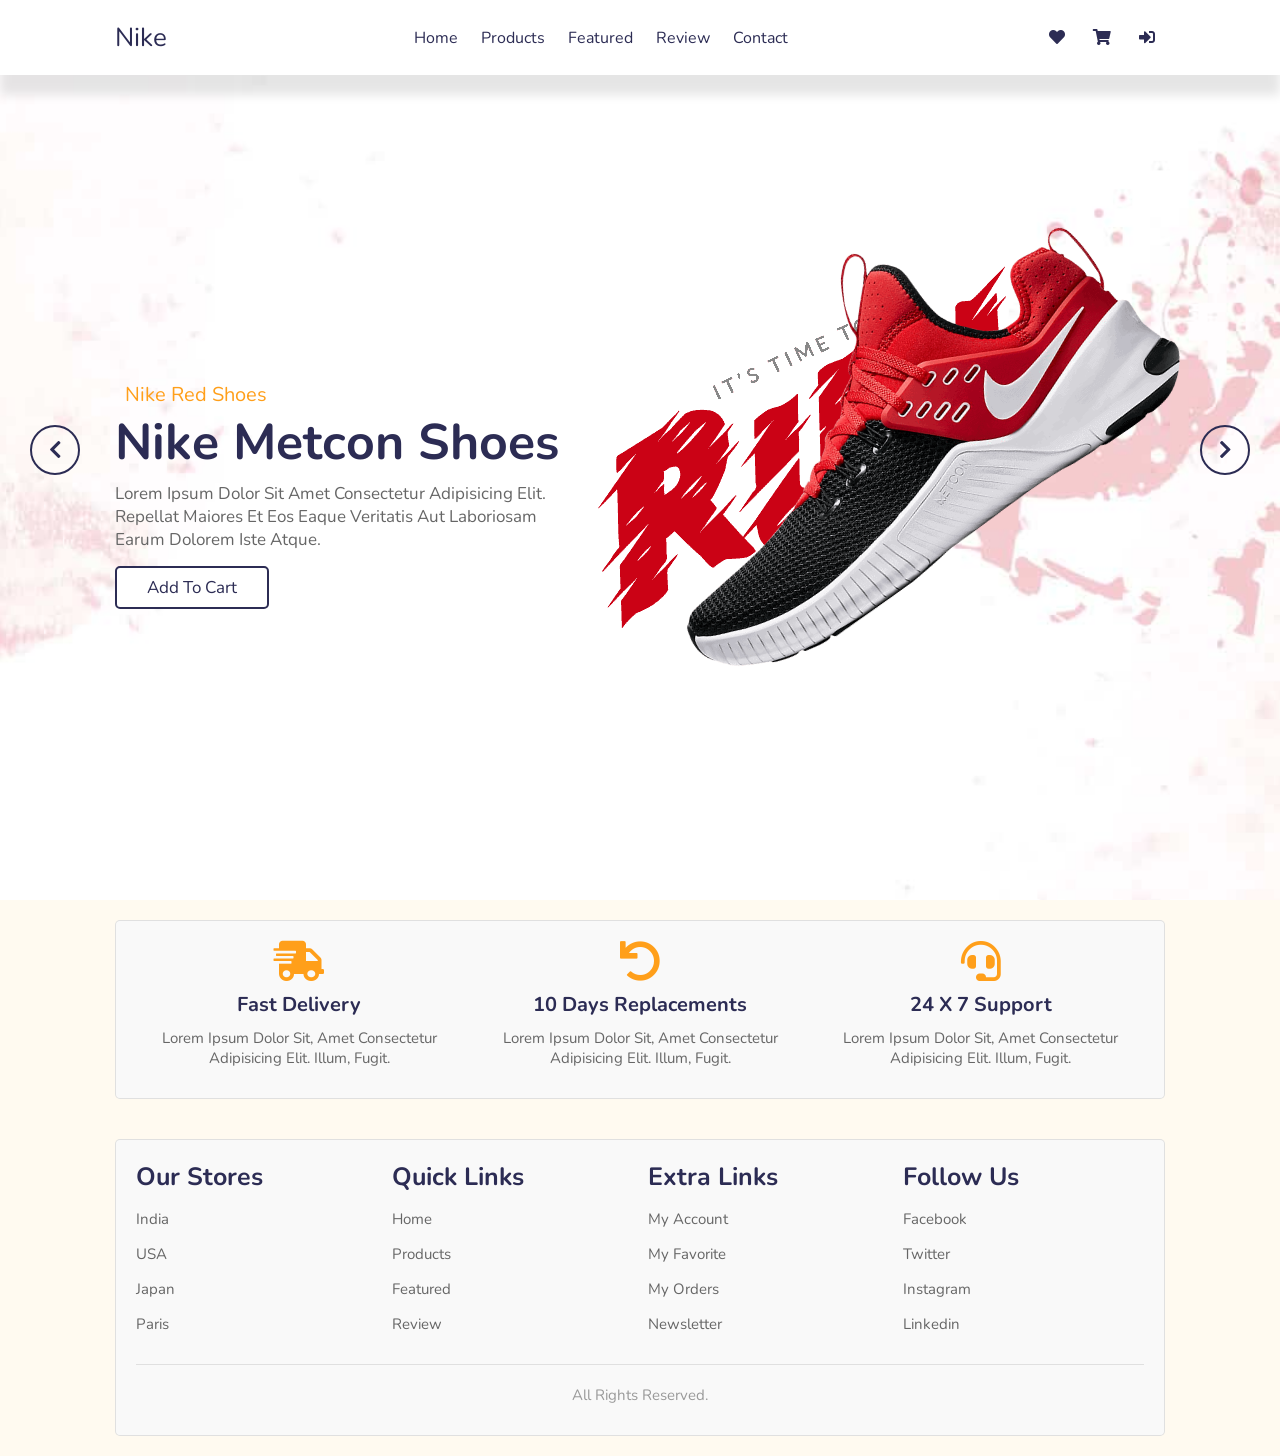
<file: index.html>
<!DOCTYPE html>
<html lang="en">
<head>
    <meta charset="UTF-8">
    <meta name="viewport" content="width=device-width, initial-scale=1.0">
    <title>complete responsive ecommerce website design tutorial</title>

    <!-- font awesome cdn link  -->
    <link rel="stylesheet" href="https://cdnjs.cloudflare.com/ajax/libs/font-awesome/5.15.3/css/all.min.css">

    <!-- custom css file link  -->
    <link rel="stylesheet" href="style.css">

</head>
<body>


    <!-- review >> content >> login -->

<!-- header section starts  -->

<header>

    <div id="menu-bar" class="fas fa-bars"></div>

    <a href="#" class="logo">nike</a>

    <nav class="navbar">
        <a href="index.html">home</a>
        <a href="products.html">products</a>
        <a href="featured.html">featured</a>
        <a href="review.html">review</a>
        <a href="Contact.html">Contact</a>
    </nav>

    <div class="icon">
        <a href="#" class="fas fa-heart"></a>
        <a href="#" class="fas fa-shopping-cart"></a>
        <a href="login.html" class="fas fa-sign-in-alt"></a>
    </div>

</header>

<!-- header section ends -->

<!-- home section starts  -->

<section class="home" id="home">

    <div class="slide-container active">
        <div class="slide">
            <div class="content">
                <span>nike red shoes</span>
                <h3>nike metcon shoes</h3>
                <p>Lorem ipsum dolor sit amet consectetur adipisicing elit. Repellat maiores et eos eaque veritatis aut laboriosam earum dolorem iste atque.</p>
                <a href="#" class="btn">add to cart</a>
            </div>
            <div class="image">
                <img src="images/home-shoe-1.png" class="shoe" alt="">
                <img src="images/home-text-1.png" class="text" alt="">
            </div>
        </div>
    </div>

    <div class="slide-container">
        <div class="slide">
            <div class="content">
                <span>nike blue shoes</span>
                <h3>nike metcon shoes</h3>
                <p>Lorem ipsum dolor sit amet consectetur adipisicing elit. Repellat maiores et eos eaque veritatis aut laboriosam earum dolorem iste atque.</p>
                <a href="#" class="btn">add to cart</a>
            </div>
            <div class="image">
                <img src="images/home-shoe-2.png" class="shoe" alt="">
                <img src="images/home-text-2.png" class="text" alt="">
            </div>
        </div>
    </div>

    <div class="slide-container">
        <div class="slide">
            <div class="content">
                <span>nike yellow shoes</span>
                <h3>nike metcon shoes</h3>
                <p>Lorem ipsum dolor sit amet consectetur adipisicing elit. Repellat maiores et eos eaque veritatis aut laboriosam earum dolorem iste atque.</p>
                <a href="#" class="btn">add to cart</a>
            </div>
            <div class="image">
                <img src="images/home-shoe-3.png" class="shoe" alt="">
                <img src="images/home-text-3.png" class="text" alt="">
            </div>
        </div>
    </div>

    <div id="prev" class="fas fa-chevron-left" onclick="prev()"></div>
    <div id="next" class="fas fa-chevron-right" onclick="next()"></div>

</section>
<!-- home section end  -->

<!-- service section starts  -->

<section class="service">

    <div class="box-container">

        <div class="box">
            <i class="fas fa-shipping-fast"></i>
            <h3>fast delivery</h3>
            <p>Lorem ipsum dolor sit, amet consectetur adipisicing elit. Illum, fugit.</p>
        </div>

        <div class="box">
            <i class="fas fa-undo"></i>
            <h3>10 days replacements</h3>
            <p>Lorem ipsum dolor sit, amet consectetur adipisicing elit. Illum, fugit.</p>
        </div>

        <div class="box">
            <i class="fas fa-headset"></i>
            <h3>24 x 7 support</h3>
            <p>Lorem ipsum dolor sit, amet consectetur adipisicing elit. Illum, fugit.</p>
        </div>

    </div>

</section>

<!-- service section ends -->

<!-- footer section  -->

<section class="footer">

    <div class="box-container">

        <div class="box">
            <h3>our stores</h3>
            <a href="#">india</a>
            <a href="#">USA</a>
            <a href="#">japan</a>
            <a href="#">paris</a>
        </div>

        <div class="box">
            <h3>quick links</h3>
            <a href="index.html">home</a>
            <a href="products.html">products</a>
            <a href="featured.html">featured</a>
            <a href="review.html">review</a>
        </div>

        <div class="box">
            <h3>extra links</h3>
            <a href="#">my account</a>
            <a href="#">my favorite</a>
            <a href="#">my orders</a>
            <a href="#">newsletter</a>
        </div>

        <div class="box">
            <h3>follow us</h3>
            <a href="https://www.facebook.com/">facebook</a>
            <a href="https://twitter.com/login/">twitter</a>
            <a href="https://www.instagram.com/accounts/login/">instagram</a>
            <a href="https://www.linkedin.com/">linkedin</a>
        </div>

        <div class="credit">all rights reserved.</div>

    </div>

</section>











<!-- custom js file link  -->
<script src="script.js"></script>
    
</body>
</html>
</file>
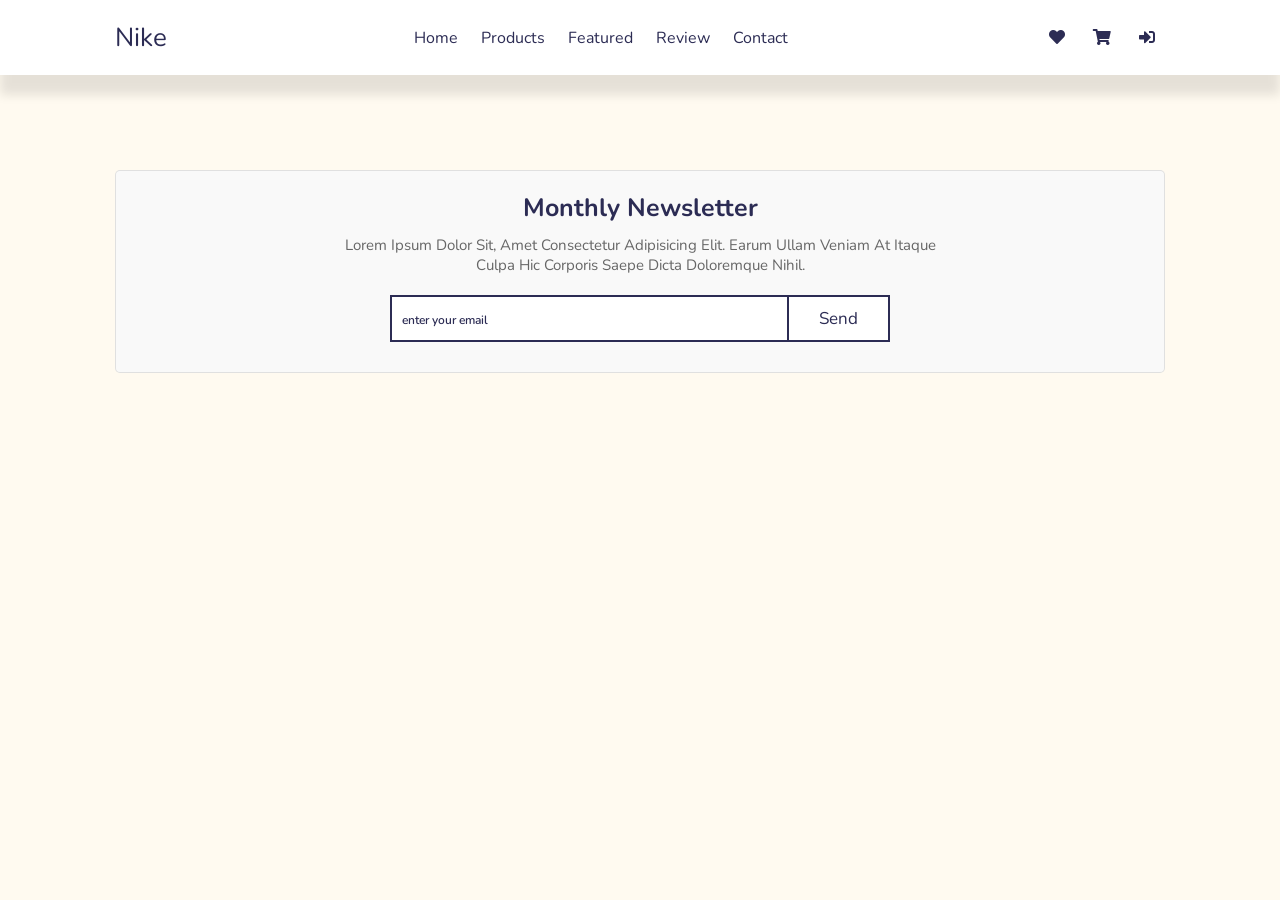
<file: Contact.html>
<!DOCTYPE html>
<html lang="en">
<head>
    <meta charset="UTF-8">
    <meta name="viewport" content="width=device-width, initial-scale=1.0">
    <title>complete responsive ecommerce website design tutorial</title>

    <!-- font awesome cdn link  -->
    <link rel="stylesheet" href="https://cdnjs.cloudflare.com/ajax/libs/font-awesome/5.15.3/css/all.min.css">

    <!-- custom css file link  -->
    <link rel="stylesheet" href="style.css">

</head>
<body>

    <!-- header section starts  -->

<header>

    <div id="menu-bar" class="fas fa-bars"></div>

    <a href="#" class="logo">nike</a>

    <nav class="navbar">
        <a href="index.html">home</a>
        <a href="products.html">products</a>
        <a href="featured.html">featured</a>
        <a href="review.html">review</a>
        <a href="Contact.html">Contact</a>
    </nav>

    <div class="icon">
        <a href="#" class="fas fa-heart"></a>
        <a href="#" class="fas fa-shopping-cart"></a>
        <a href="login.html" class="fas fa-sign-in-alt"></a>
    </div>

</header>

<!-- header section ends -->


<!-- newsletter section starts  -->
<section class="newsletter">

    <div class="content">
        <h3>monthly newsletter</h3>
        <p>Lorem ipsum dolor sit, amet consectetur adipisicing elit. Earum ullam veniam at itaque culpa hic corporis saepe dicta doloremque nihil.</p>
        <form action="">
            <input type="email" placeholder="enter your email" class="box">
            <input type="submit" value="send" class="btn">
        </form>
    </div>

</section>

<!-- newsletter section ends -->
    

<!--
    << Style >>

    
.newsletter{
  margin-top: 150px;
}

.newsletter .content{
  text-align: center;
  border:.1rem solid rgba(0,0,0,.1);
  border-radius: .5rem;
  background:#f9f9f9;
  padding:2rem;
}

.newsletter .content h3{
  font-size: 2.5rem;
  color:var(--black);
}

.newsletter .content p{
  font-size: 1.5rem;
  color:#666;
  margin:1rem auto;
  max-width: 60rem;
}

.newsletter .content form{
  margin:1rem auto;
  max-width: 50rem;
  display: flex;
}

.newsletter .content form .box{
  width:100%;
  font-size: 1.7rem;
  text-transform: none;
  color:#333;
  padding:1rem;
  border:.2rem solid var(--black);
  border-right: none;
  margin-top: 1rem;
}

.newsletter .content form .btn{
  border-radius: 0;
}

-->
<!-- custom js file link  -->
<script src="script.js"></script>
    


</body>
</html>
</file>
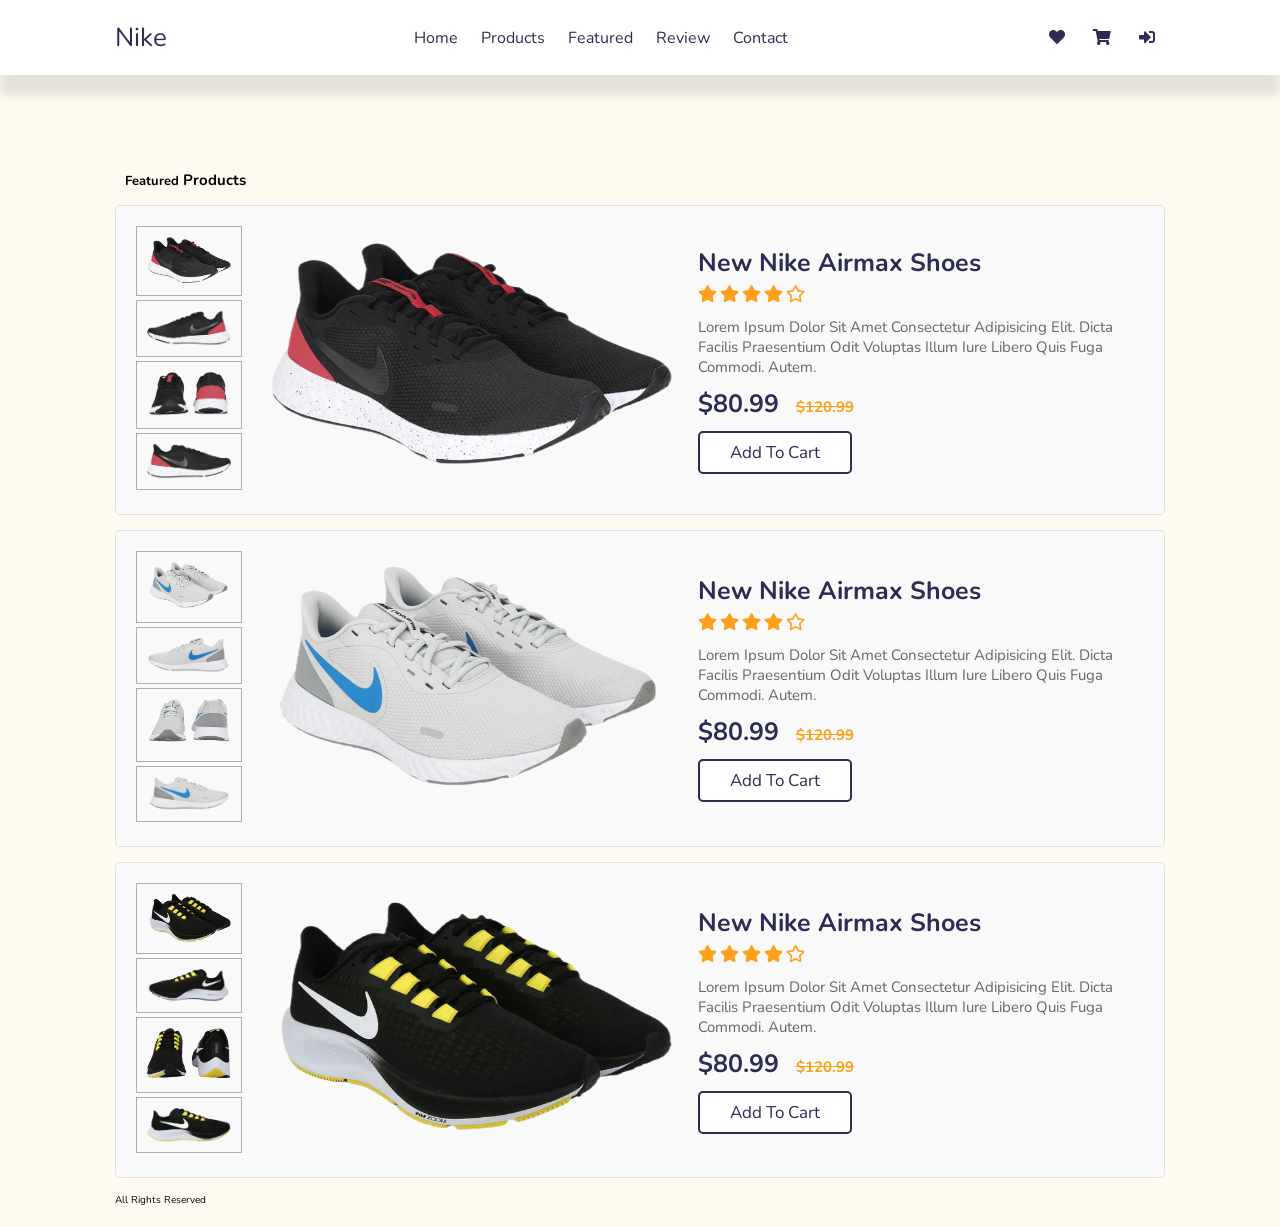
<file: featured.html>
<!DOCTYPE html>
<html lang="en">
<head>
    <meta charset="UTF-8">
    <meta name="viewport" content="width=device-width, initial-scale=1.0">
    <title>complete responsive ecommerce website design tutorial</title>

    <!-- font awesome cdn link  -->
    <link rel="stylesheet" href="https://cdnjs.cloudflare.com/ajax/libs/font-awesome/5.15.3/css/all.min.css">

    <!-- custom css file link  -->
    <link rel="stylesheet" href="style.css">

</head>
<body>

<!-- header section starts  -->

<header>

    <div id="menu-bar" class="fas fa-bars"></div>

    <a href="#" class="logo">nike</a>

    <nav class="navbar">
        <a href="index.html">home</a>
        <a href="products.html">products</a>
        <a href="featured.html">featured</a>
        <a href="review.html">review</a>
        <a href="Contact.html">Contact</a>
    </nav>

    <div class="icon">
        <a href="#" class="fas fa-heart"></a>
        <a href="#" class="fas fa-shopping-cart"></a>
        <a href="login.html" class="fas fa-sign-in-alt"></a>
    </div>

</header>

<!-- header section ends -->



<!-- featured section starts  -->

<section class="featured" id="featured">

    <h1 class="heading"> <span>featured</span> products </h1>

    <div class="row">
        <div class="image-container">
            <div class="small-image">
                <img src="images/f-img-1.1.png" class="featured-image-1" alt="">
                <img src="images/f-img-1.2.png" class="featured-image-1" alt="">
                <img src="images/f-img-1.3.png" class="featured-image-1" alt="">
                <img src="images/f-img-1.4.png" class="featured-image-1" alt="">
            </div>
            <div class="big-image">
                <img src="images/f-img-1.1.png" class="big-image-1" alt="">
            </div>
        </div>
        <div class="content">
            <h3>new nike airmax shoes</h3>
            <div class="stars">
                <i class="fas fa-star"></i>
                <i class="fas fa-star"></i>
                <i class="fas fa-star"></i>
                <i class="fas fa-star"></i>
                <i class="far fa-star"></i>
            </div>
            <p>Lorem ipsum dolor sit amet consectetur adipisicing elit. Dicta facilis praesentium odit voluptas illum iure libero quis fuga commodi. Autem.</p>
            <div class="price">$80.99 <span>$120.99</span></div>
            <a href="#" class="btn">add to cart</a>
        </div>
    </div>

    <div class="row">
        <div class="image-container">
            <div class="small-image">
                <img src="images/f-img-2.1.png" class="featured-image-2" alt="">
                <img src="images/f-img-2.2.png" class="featured-image-2" alt="">
                <img src="images/f-img-2.3.png" class="featured-image-2" alt="">
                <img src="images/f-img-2.4.png" class="featured-image-2" alt="">
            </div>
            <div class="big-image">
                <img src="images/f-img-2.1.png" class="big-image-2" alt="">
            </div>
        </div>
        <div class="content">
            <h3>new nike airmax shoes</h3>
            <div class="stars">
                <i class="fas fa-star"></i>
                <i class="fas fa-star"></i>
                <i class="fas fa-star"></i>
                <i class="fas fa-star"></i>
                <i class="far fa-star"></i>
            </div>
            <p>Lorem ipsum dolor sit amet consectetur adipisicing elit. Dicta facilis praesentium odit voluptas illum iure libero quis fuga commodi. Autem.</p>
            <div class="price">$80.99 <span>$120.99</span></div>
            <a href="#" class="btn">add to cart</a>
        </div>
    </div>

    <div class="row">
        <div class="image-container">
            <div class="small-image">
                <img src="images/f-img-3.1.png" class="featured-image-3" alt="">
                <img src="images/f-img-3.2.png" class="featured-image-3" alt="">
                <img src="images/f-img-3.3.png" class="featured-image-3" alt="">
                <img src="images/f-img-3.4.png" class="featured-image-3" alt="">
            </div>
            <div class="big-image">
                <img src="images/f-img-3.1.png" class="big-image-3" alt="">
            </div>
        </div>
        <div class="content">
            <h3>new nike airmax shoes</h3>
            <div class="stars">
                <i class="fas fa-star"></i>
                <i class="fas fa-star"></i>
                <i class="fas fa-star"></i>
                <i class="fas fa-star"></i>
                <i class="far fa-star"></i>
            </div>
            <p>Lorem ipsum dolor sit amet consectetur adipisicing elit. Dicta facilis praesentium odit voluptas illum iure libero quis fuga commodi. Autem.</p>
            <div class="price">$80.99 <span>$120.99</span></div>
            <a href="#" class="btn">add to cart</a>
        </div>
    </div>

  <!--  -->
    <div class="credit">all rights reserved</div>
</section>

<!-- featured section ends -->


<!-- custom js file link  -->
<script src="script.js"></script>
    
</body>
</html>
</file>
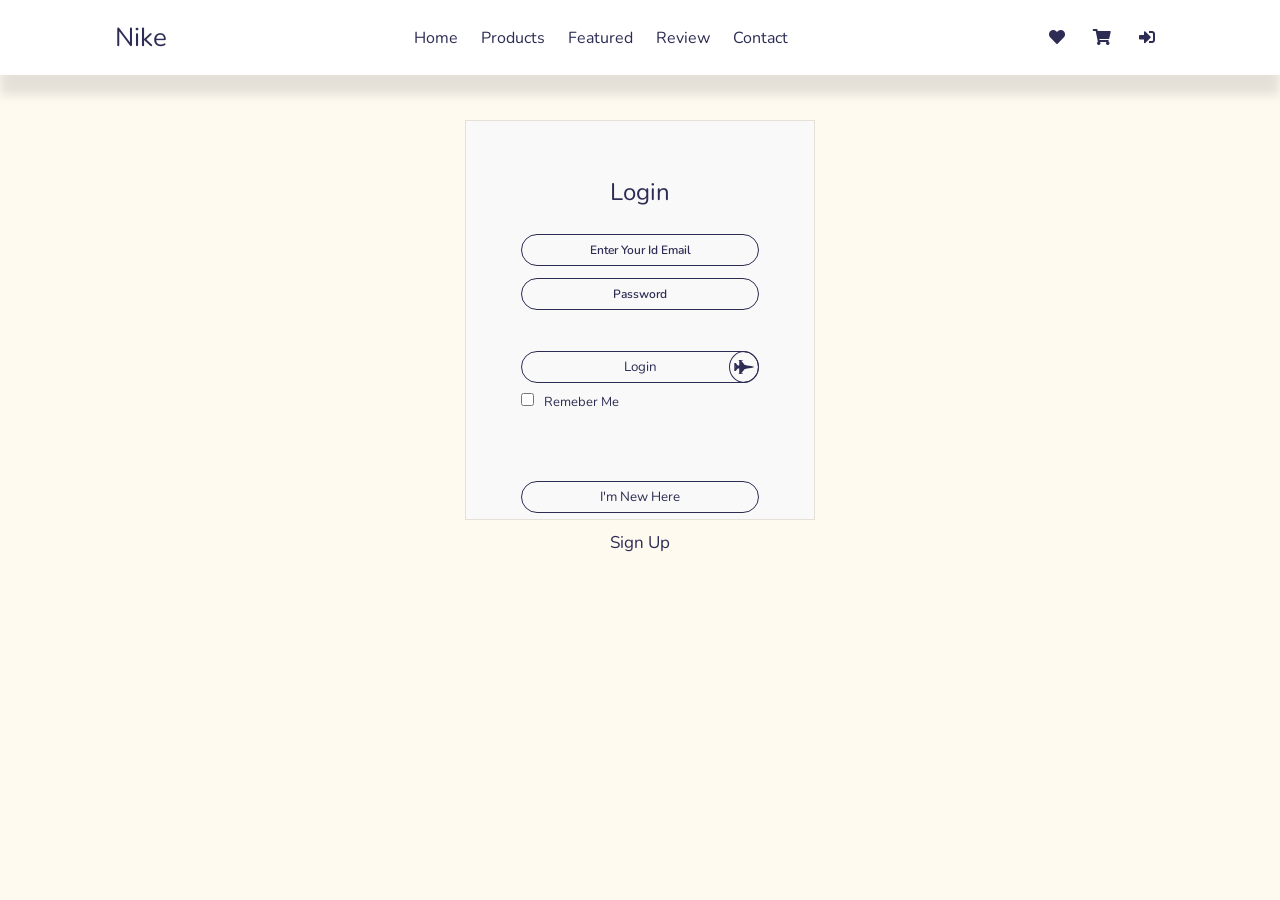
<file: login.html>
<!DOCTYPE html>
<html lang="en">
<head>
    <meta charset="UTF-8">
    <meta name="viewport" content="width=device-width, initial-scale=1.0">
    <title>complete responsive ecommerce website design tutorial</title>

    <!-- font awesome cdn link  -->
    <link rel="stylesheet" href="https://cdnjs.cloudflare.com/ajax/libs/font-awesome/5.15.3/css/all.min.css">

    <!-- custom css file link  -->
    <link rel="stylesheet" href="style.css">

</head>
<body>

    <!-- header section starts  -->

<header>

    <div id="menu-bar" class="fas fa-bars"></div>

    <a href="#" class="logo">nike</a>

    <nav class="navbar">
        <a href="index.html">home</a>
        <a href="products.html">products</a>
        <a href="featured.html">featured</a>
        <a href="review.html">review</a>
        <a href="Contact.html">Contact</a>
    </nav>

    <div class="icon">
        <a href="#" class="fas fa-heart"></a>
        <a href="#" class="fas fa-shopping-cart"></a>
        <a href="login.html" class="fas fa-sign-in-alt"></a>
    </div>

</header>

<!-- header section ends -->

<!-- start Login -->
<section class="login-container">
    <div class="inbox-login">
        <div class="inner-box">
            <div class="login-front">
                <h2>Login</h2>
                <form>
                    <input type="email" class="id-inner" placeholder="Enter Your Id Email" required>
                    <input type="password" class="id-inner" placeholder="password" required>
                    <button type="submit" class="submit-btn">Login<i id="hire-now" class="fas fa-fighter-jet"></i></button>
                    <input type="checkbox"><span>Remeber Me</span>
                </form>
                <button type="button" class="New-btn">I'm New here</button>
                <a href="Signup.html" class="forget-pass">Sign Up</a>

            </div>
        </div>
    </div>
</section>
<!-- end Login -->


<!-- custom js file link  -->
<script src="script.js"></script>
    


</body>
</html>
</file>
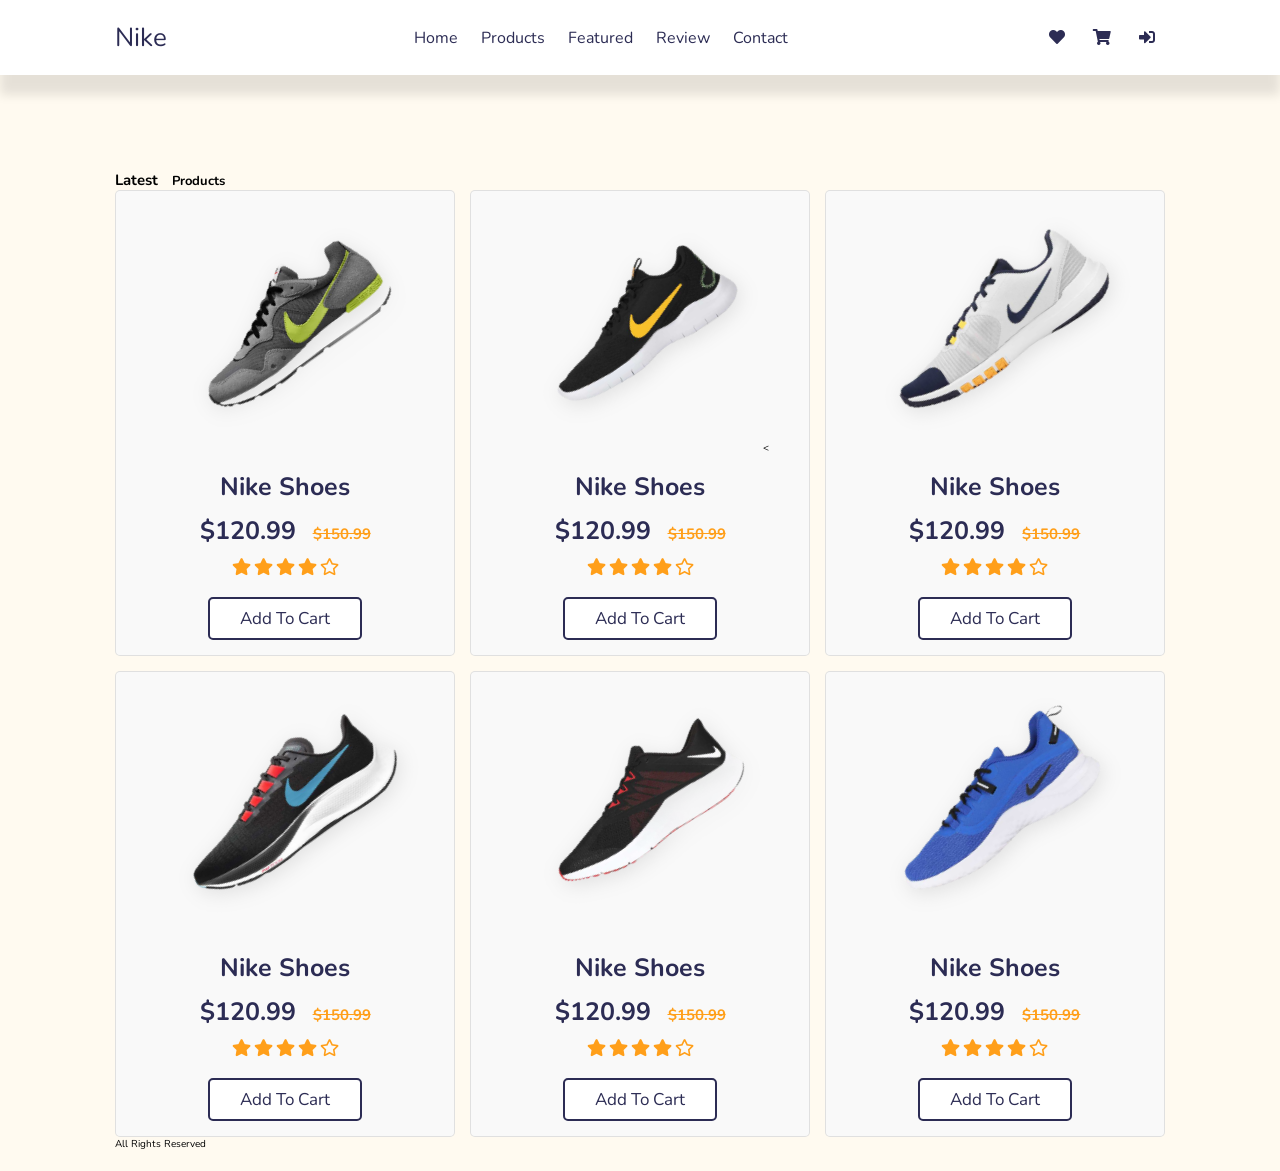
<file: products.html>
<!DOCTYPE html>
<html lang="en">
<head>
    <meta charset="UTF-8">
    <meta name="viewport" content="width=device-width, initial-scale=1.0">
    <title>complete responsive ecommerce website design tutorial</title>

    <!-- font awesome cdn link  -->
    <link rel="stylesheet" href="https://cdnjs.cloudflare.com/ajax/libs/font-awesome/5.15.3/css/all.min.css">

    <!-- custom css file link  -->
    <link rel="stylesheet" href="style.css">

</head>
<body>

    <header>

        <div id="menu-bar" class="fas fa-bars"></div>
    
        <a href="#" class="logo">nike</a>
    
        <nav class="navbar">
            <a href="index.html">home</a>
            <a href="products.html">products</a>
            <a href="featured.html">featured</a>
            <a href="review.html">review</a>
            <a href="Contact.html">Contact</a>
        </nav>
    
        <div class="icon">
            <a href="#" class="fas fa-heart"></a>
            <a href="#" class="fas fa-shopping-cart"></a>
            <a href="login.html" class="fas fa-sign-in-alt"></a>
        </div>
    
    </header>



    <!-- products section starts  -->

<section class="products" id="products">

    <h1 class="heading"> latest <span>products</span> </h1>

    <div class="box-container">

        <div class="box">
            <div class="icons">
                <a href="#" class="fas fa-heart"></a>
                <a href="#" class="fas fa-share"></a>
                <a href="#" class="fas fa-eye"></a>
            </div>
            <img src="images/product-1.png" alt="">
            <div class="content">
                <h3>nike shoes</h3>
                <div class="price">$120.99 <span>$150.99</span></div>
                <div class="stars">
                    <i class="fas fa-star"></i>
                    <i class="fas fa-star"></i>
                    <i class="fas fa-star"></i>
                    <i class="fas fa-star"></i>
                    <i class="far fa-star"></i>
                </div>
                <a href="#" class="btn">add to cart</a>
            </div>
        </div>

            <!-- product-2 -->
            
        <div class="box">
            <div class="icons">
                <a href="#" class="fas fa-heart"></a>
                <a href="#" class="fas fa-share"></a>
                <a href="#" class="fas fa-eye"></a>
            </div>
            <img src="images/product-2.png" alt="">
            <<div class="content">
                <h3>nike shoes</h3>
                <div class="price">$120.99 <span>$150.99</span></div>
                <div class="stars">
                    <i class="fas fa-star"></i>
                    <i class="fas fa-star"></i>
                    <i class="fas fa-star"></i>
                    <i class="fas fa-star"></i>
                    <i class="far fa-star"></i>
                </div>
                <a href="#" class="btn">add to cart</a>
            </div>
        </div>

        <div class="box">
            <div class="icons">
                <a href="#" class="fas fa-heart"></a>
                <a href="#" class="fas fa-share"></a>
                <a href="#" class="fas fa-eye"></a>
            </div>
            <img src="images/product-3.png" alt="">
            <div class="content">
                <h3>nike shoes</h3>
                <div class="price">$120.99 <span>$150.99</span></div>
                <div class="stars">
                    <i class="fas fa-star"></i>
                    <i class="fas fa-star"></i>
                    <i class="fas fa-star"></i>
                    <i class="fas fa-star"></i>
                    <i class="far fa-star"></i>
                </div>
                <a href="#" class="btn">add to cart</a>
            </div>
        </div>

        <div class="box">
            <div class="icons">
                <a href="#" class="fas fa-heart"></a>
                <a href="#" class="fas fa-share"></a>
                <a href="#" class="fas fa-eye"></a>
            </div>
            <img src="images/product-4.png" alt="">
            <div class="content">
                <h3>nike shoes</h3>
                <div class="price">$120.99 <span>$150.99</span></div>
                <div class="stars">
                    <i class="fas fa-star"></i>
                    <i class="fas fa-star"></i>
                    <i class="fas fa-star"></i>
                    <i class="fas fa-star"></i>
                    <i class="far fa-star"></i>
                </div>
                <a href="#" class="btn">add to cart</a>
            </div>
        </div>

        <div class="box">
            <div class="icons">
                <a href="#" class="fas fa-heart"></a>
                <a href="#" class="fas fa-share"></a>
                <a href="#" class="fas fa-eye"></a>
            </div>
            <img src="images/product-5.png" alt="">
            <div class="content">
                <h3>nike shoes</h3>
                <div class="price">$120.99 <span>$150.99</span></div>
                <div class="stars">
                    <i class="fas fa-star"></i>
                    <i class="fas fa-star"></i>
                    <i class="fas fa-star"></i>
                    <i class="fas fa-star"></i>
                    <i class="far fa-star"></i>
                </div>
                <a href="#" class="btn">add to cart</a>
            </div>
        </div>

        <div class="box">
            <div class="icons">
                <a href="#" class="fas fa-heart"></a>
                <a href="#" class="fas fa-share"></a>
                <a href="#" class="fas fa-eye"></a>
            </div>
            <img src="images/product-6.png" alt="">
            <div class="content">
                <h3>nike shoes</h3>
                <div class="price">$120.99 <span>$150.99</span></div>
                <div class="stars">
                    <i class="fas fa-star"></i>
                    <i class="fas fa-star"></i>
                    <i class="fas fa-star"></i>
                    <i class="fas fa-star"></i>
                    <i class="far fa-star"></i>
                </div>
                <a href="#" class="btn">add to cart</a>
            </div>
        </div>

    </div>

    <div class="credit">all rights reserved</div>

</section>

<!-- products section ends -->


<!-- 
    << Style >>

    
.products{
  margin-top: 150px;
}
.products .box-container{
  display: flex;
  flex-wrap: wrap;
  gap:1.5rem;
}

.products .box-container .box{
  border:.1rem solid rgba(0,0,0,.1);
  border-radius: .5rem;
  text-align: center;
  position: relative;
  overflow: hidden;
  background:#f9f9f9;
  flex:1 1 30rem;
}

.products .box-container .box .content{
  padding:1.5rem;
}

.products .box-container .box img{
  height:10rem;
  transform: rotate(-35deg);
  filter:drop-shadow(0 .5rem 1rem rgba(0,0,0,.1));
  margin:8rem 2rem;
}

.products .box-container .box:hover img{
  transform: rotate(-35deg) scale(1.2);
}

.products .box-container .box .icons{
  display: flex;
  flex-flow: column;
  position: absolute;
  top:.5rem; left:-10rem;
}

.products .box-container .box:hover .icons{
  left:1rem;
}

.products .box-container .box .icons a{
  height:4.5rem;
  width:5rem;
  line-height: 4.5rem;
  font-size: 2rem;
  color:var(--black);
  border:.1rem solid var(--black);
  border-radius: .5rem;
  background:#fff;
  margin-top: .5rem;
}

.products .box-container .box .icons a:hover{
  background:var(--orange);
  color:#fff;
}

.products .box-container .box .content h3{
  color:var(--black);
  font-size: 2.5rem;
}

.products .box-container .box .content .price{
  color:var(--black);
  font-size: 2.5rem;
  font-weight: bolder;
  padding:1rem 0;
}

.products .box-container .box .content .price span{
  color:var(--orange);
  font-size: 1.5rem;
  text-decoration: line-through;
}

.products .box-container .box .content .stars{
  padding-bottom: 1rem;
}

.products .box-container .box .content .stars i{
  font-size: 1.7rem;
  color:var(--orange);
}

-->


<!-- custom js file link  -->
<script src="script.js"></script>
    

</body>
</html>
</file>
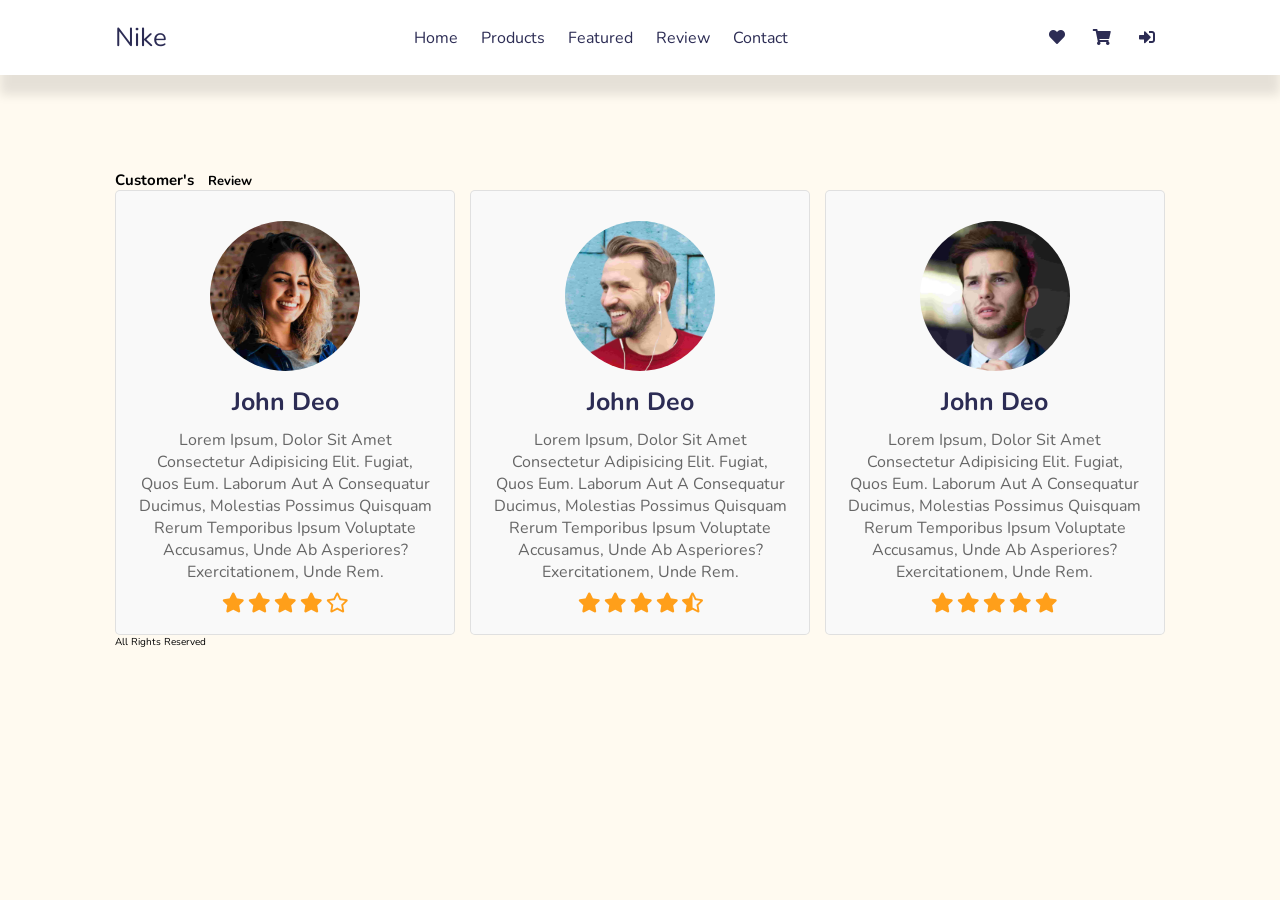
<file: review.html>
<!DOCTYPE html>
<html lang="en">
<head>
    <meta charset="UTF-8">
    <meta name="viewport" content="width=device-width, initial-scale=1.0">
    <title>complete responsive ecommerce website design tutorial</title>

    <!-- font awesome cdn link  -->
    <link rel="stylesheet" href="https://cdnjs.cloudflare.com/ajax/libs/font-awesome/5.15.3/css/all.min.css">

    <!-- custom css file link  -->
    <link rel="stylesheet" href="style.css">

</head>
<body>

    <!-- header section starts  -->

<header>

    <div id="menu-bar" class="fas fa-bars"></div>

    <a href="#" class="logo">nike</a>

    <nav class="navbar">
        <a href="index.html">home</a>
        <a href="products.html">products</a>
        <a href="featured.html">featured</a>
        <a href="review.html">review</a>
        <a href="Contact.html">Contact</a>
    </nav>

    <div class="icon">
        <a href="#" class="fas fa-heart"></a>
        <a href="#" class="fas fa-shopping-cart"></a>
        <a href="login.html" class="fas fa-sign-in-alt"></a>
    </div>

</header>

<!-- header section ends -->

<!-- review section starts  -->

<section class="review" id="review">

    <h1 class="heading"> customer's <span>review</span> </h1>

    <div class="box-container">

        <div class="box">
            <img src="images/pic1.png" alt="">
            <h3>john deo</h3>
            <p>Lorem ipsum, dolor sit amet consectetur adipisicing elit. Fugiat, quos eum. Laborum aut a consequatur ducimus, molestias possimus quisquam rerum temporibus ipsum voluptate accusamus, unde ab asperiores? Exercitationem, unde rem.</p>
            <div class="stars">
                <i class="fas fa-star"></i>
                <i class="fas fa-star"></i>
                <i class="fas fa-star"></i>
                <i class="fas fa-star"></i>
                <i class="far fa-star"></i>
            </div>
        </div>

        <div class="box">
            <img src="images/pic2.png" alt="">
            <h3>john deo</h3>
            <p>Lorem ipsum, dolor sit amet consectetur adipisicing elit. Fugiat, quos eum. Laborum aut a consequatur ducimus, molestias possimus quisquam rerum temporibus ipsum voluptate accusamus, unde ab asperiores? Exercitationem, unde rem.</p>
            <div class="stars">
                <i class="fas fa-star"></i>
                <i class="fas fa-star"></i>
                <i class="fas fa-star"></i>
                <i class="fas fa-star"></i>
                <i class="fas fa-star-half-alt"></i>
            </div>
        </div>

        <div class="box">
            <img src="images/pic3.png" alt="">
            <h3>john deo</h3>
            <p>Lorem ipsum, dolor sit amet consectetur adipisicing elit. Fugiat, quos eum. Laborum aut a consequatur ducimus, molestias possimus quisquam rerum temporibus ipsum voluptate accusamus, unde ab asperiores? Exercitationem, unde rem.</p>
            <div class="stars">
                <i class="fas fa-star"></i>
                <i class="fas fa-star"></i>
                <i class="fas fa-star"></i>
                <i class="fas fa-star"></i>
                <i class="fas fa-star"></i>
            </div>
        </div>

    </div>

    <div class="credit">all rights reserved</div>

</section>

<!-- review section ends -->

<!--
    
    << Style >>
    
.review{
  margin-top: 150px;
}
.review .box-container{
  display: flex;
  flex-wrap: wrap;
  gap:1.5rem;
}

.review .box-container .box{
  flex:1 1 30rem;
  text-align: center;
  border:.1rem solid rgba(0,0,0,.1);
  border-radius: .5rem;
  background:#f9f9f9;
  padding:2rem;
}

.review .box-container .box img{
  border-radius: 50%;
  object-fit: cover;
  height:15rem;
  width:15rem;
  margin:1rem 0;
}

.review .box-container .box h3{
  font-size: 2.5rem;
  color:var(--black);
}

.review .box-container .box p{
  font-size: 1.6rem;
  color:#666;
  padding:1rem 0;
}

.review .box-container .box .stars i{
  color:var(--orange);
  font-size: 2rem;
}







-->


<!-- custom js file link  -->
<script src="script.js"></script>
    


</body>
</html>
</file>
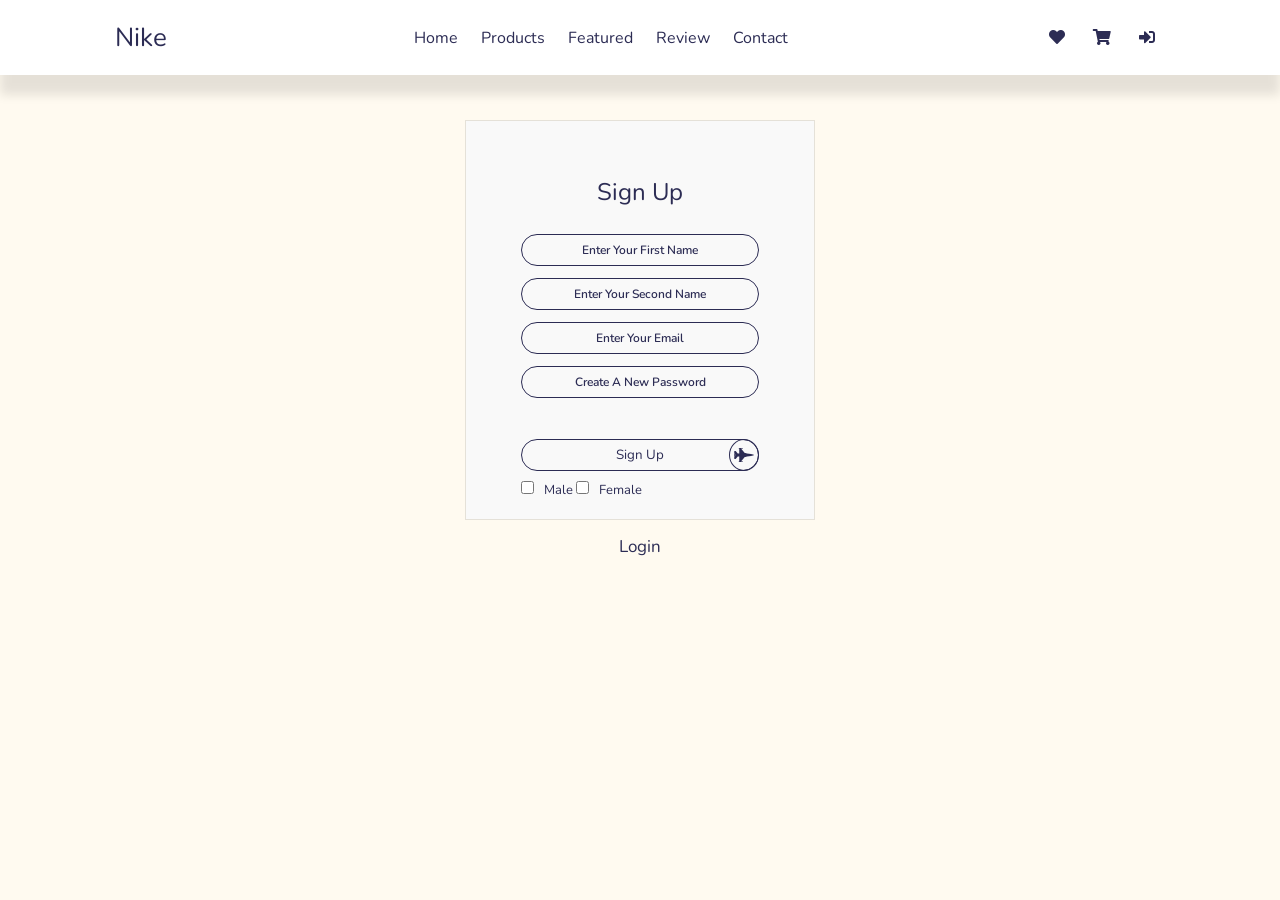
<file: Signup.html>
<!DOCTYPE html>
<html lang="en">
<head>
    <meta charset="UTF-8">
    <meta name="viewport" content="width=device-width, initial-scale=1.0">
    <title>complete responsive ecommerce website design tutorial</title>

    <!-- font awesome cdn link  -->
    <link rel="stylesheet" href="https://cdnjs.cloudflare.com/ajax/libs/font-awesome/5.15.3/css/all.min.css">

    <!-- custom css file link  -->
    <link rel="stylesheet" href="style.css">

</head>
<body>

    <!-- header section starts  -->

<header>

    <div id="menu-bar" class="fas fa-bars"></div>

    <a href="#" class="logo">nike</a>

    <nav class="navbar">
        <a href="index.html">home</a>
        <a href="products.html">products</a>
        <a href="featured.html">featured</a>
        <a href="review.html">review</a>
        <a href="Contact.html">Contact</a>
    </nav>

    <div class="icon">
        <a href="#" class="fas fa-heart"></a>
        <a href="#" class="fas fa-shopping-cart"></a>
        <a href="login.html" class="fas fa-sign-in-alt"></a>
    </div>

</header>

<!-- header section ends -->

<!-- start Login -->
<section class="login-container">
    <div class="inbox-login">
        <div class="inner-box">
            <div class="login-front">
                <h2>Sign Up</h2>
                <form>
                    <input type="text" class="id-inner" placeholder="Enter your first Name" required>
                    <input type="text" class="id-inner" placeholder="Enter your second Name" required>
                    <input type="email" class="id-inner" placeholder="Enter your email" required>
                    <input type="password" class="id-inner" placeholder="create a new password" required>
                    <button type="submit" class="submit-btn">Sign up <i id="hire-now" class="fas fa-fighter-jet"></i></button>
                    <input type="checkbox"><span>Male</span>
                    <input type="checkbox"><span>Female</span>
                </form>
                <br>
                <br>
                <a href="login.html" class="forget-pass">Login</a>

            </div>
        </div>
    </div>
</section>
<!-- end Login -->


<!-- custom js file link  -->
<script src="script.js"></script>
    


</body>
</html>
</file>
<file: style.css>
@import url('https://fonts.googleapis.com/css2?family=Nunito:wght@200;300;400;600;700&display=swap');
:root{
  --black:#2c2c54;
  --orange:#ff9f1a;
}

*{
  font-family: 'Nunito', sans-serif;
  margin: 0; padding:0;
  box-sizing: border-box;
  outline: none; border:none;
  text-decoration: none;
  text-transform: capitalize;
  transition: all .2s linear;
}
body{
  background-color: floralwhite;
}

html{
  font-size: 62.5%;
  overflow-x: hidden;
  scroll-padding-top:6rem;
  scroll-behavior: smooth;
}

section{
  padding: 2rem 9%;
}
.btn{
  display: inline-block;
  margin-top: 1rem;
  border-radius: .5rem;
  border: .2rem solid var(--black);
  font-size: 1.7rem;
  color: var(--black);
  cursor: pointer;
  background: #fff;
  padding: .8rem 3rem;
}
.btn:hover{
  background: var(--orange);
  color: #fff;
}

header{
  position: fixed;
  top: 0;
  left: 0;
  right: 0;
  display: flex;
  justify-content: space-between;
  align-items: center;
  background-color: #fff;
  padding: 2rem 9%;
  z-index: 1000;
  box-shadow: 0 2rem 1rem rgba(0, 0, 0, 0.1);
}
header .logo{
  color: var(--black);
  font-size: 2.6rem;
}
.navbar a{
  margin: 0 1rem;
  color: var(--black);
  font-size: 1.6rem;
}

.navbar a:hover{
  color: var(--orange);
}
.icon a{
  margin: 0 1rem;
  color: var(--black);
  font-size: 1.6rem;
  margin-left: 1.5rem;
}
.icon a:hover{
  color: var(--orange);
}
#menu-bar{
  font-size: 2.5rem;
  color: var(--orange);
  padding: 0.5rem 0.5rem;
  border: .1rem solid var(--black);
  color: var(--black);
  border-radius: 0.3rem;
  cursor: pointer;
  display: none;
}


.home{
  padding: 0;
  position: relative;
}
.slide-container .slide{
  min-height: 100vh;
  display: flex;
  align-items: center;
  flex-wrap: wrap;
  gap: 1.5rem;
  padding: 0 9%;
  padding-top: 9rem;
}
.slide-container .slide .content{
  flex: 1 1 40rem;
  animation: slideContent .5s linear 1s backwards;
}
/*  Hrrrrrrrrrrrrrrrrr*/
@keyframes slideContent{
  0%{
    opacity: 0;
    transform: translateX(-10rem);
  }
}

.slide-container .slide .image{
  flex: 1 1 50rem;
  padding-bottom: 15rem;
  position: relative;
  z-index: 0;
}
.slide-container .slide .image .shoe{
  width: 100%;
  transform: rotate(-35deg);
  animation: shoe .3s linear;
}
@keyframes shoe{
  0%{
    transform: rotate(0deg) scale(0.5);
  }
} 
.slide-container .slide .image .text{
  position: absolute;
  top: 0;
  left: 0;
  z-index: -1;
  animation: shoeText .5s linear 0.5s backwards;

}
@keyframes shoeText{
  0%{
    opacity: 0;
    top: 10rem;
  }
}
.slide-container .slide span{
  font-size: 2rem;
  color: var(--orange);
}
.slide-container .slide h3{
  font-size: 5rem;
  color: var(--black);
}
.slide-container .slide p{
  font-size: 1.7rem;
  color: #666;
  padding: .5rem 0 ;
}

.slide-container .slide:nth-child(1).slide{
  background: url(/images/home-bg-1.jpg) no-repeat;
  background-size: cover;
  background-position: center;
}

.slide-container .slide:nth-child(2).slide{
  background: url(/images/home-bg-2.jpg) no-repeat;
  background-size: cover;
  background-position: center;
}

.slide-container .slide:nth-child(3).slide{
  background: url(/images/home-bg-3.jpg) no-repeat;
  background-size: cover;
  background-position: center;
}

.slide-container{
  display: none;
}
.slide-container.active{
  display: block;
}

#prev,
#next{
  position: absolute;
  top: 50%;
  transform: translateY(-50%);
  border-radius: 50%;
  z-index: 100;
  height: 5rem;
  width: 5rem;
  line-height: 4.5rem;
  font-size: 2rem;
  color: var(--black);
  border: .2rem solid var(--black);
  cursor: pointer;
  text-align: center;
}
#prev:hover,
#next:hover{
  color: #fff;
  background: var(--orange);
}
#prev{
  left: 3rem;
}
#next{
  right: 3rem;
}




.service .box-container{
  display: flex;
  flex-wrap: wrap;
  gap:1.5rem;
  background:#f9f9f9;
  border:.1rem solid rgba(0,0,0,.1);
  border-radius: .5rem;
  padding:2rem;
}

.service .box-container .box{
  text-align: center;
  flex:1 1 30rem
}

.service .box-container .box i{
  font-size: 4rem;
  color:var(--orange);
}

.service .box-container .box h3{
  font-size: 2rem;
  color:var(--black);
  padding-top: 1rem;
}

.service .box-container .box p{
  font-size: 1.5rem;
  color:#666;
  padding:1rem 0;
}

.products{
  margin-top: 150px;
}
.products .box-container{
  display: flex;
  flex-wrap: wrap;
  gap:1.5rem;
}

.products .box-container .box{
  border:.1rem solid rgba(0,0,0,.1);
  border-radius: .5rem;
  text-align: center;
  position: relative;
  overflow: hidden;
  background:#f9f9f9;
  flex:1 1 30rem;
}

.products .box-container .box .content{
  padding:1.5rem;
}

.products .box-container .box img{
  height:10rem;
  transform: rotate(-35deg);
  filter:drop-shadow(0 .5rem 1rem rgba(0,0,0,.1));
  margin:8rem 2rem;
}

.products .box-container .box:hover img{
  transform: rotate(-35deg) scale(1.2);
}

.products .box-container .box .icons{
  display: flex;
  flex-flow: column;
  position: absolute;
  top:.5rem; left:-10rem;
}

.products .box-container .box:hover .icons{
  left:1rem;
}

.products .box-container .box .icons a{
  height:4.5rem;
  width:5rem;
  line-height: 4.5rem;
  font-size: 2rem;
  color:var(--black);
  border:.1rem solid var(--black);
  border-radius: .5rem;
  background:#fff;
  margin-top: .5rem;
}

.products .box-container .box .icons a:hover{
  background:var(--orange);
  color:#fff;
}

.products .box-container .box .content h3{
  color:var(--black);
  font-size: 2.5rem;
}

.products .box-container .box .content .price{
  color:var(--black);
  font-size: 2.5rem;
  font-weight: bolder;
  padding:1rem 0;
}

.products .box-container .box .content .price span{
  color:var(--orange);
  font-size: 1.5rem;
  text-decoration: line-through;
}

.products .box-container .box .content .stars{
  padding-bottom: 1rem;
}

.products .box-container .box .content .stars i{
  font-size: 1.7rem;
  color:var(--orange);
}


.featured{
  margin-top: 150px;
}
.featured .row{
  display: flex;
  flex-wrap: wrap;
  gap:1.5rem;
  border:.1rem solid rgba(0,0,0,.1);
  border-radius: .5rem;
  background:#f9f9f9;
  padding:2rem;
  align-items: center;
  margin:1.5rem 0;
}

.featured .row .content{
  flex:1 1 40rem;
}

.featured .row .image-container{
  display:flex;
  gap:1.5rem;
  align-items: center;
  flex:1 1 50rem;
}

.featured .row .image-container .small-image{
  width:20%;
}

.featured .row .image-container .big-image{
  width:80%;
  padding:1rem;
}

.featured .row .image-container .small-image img{
  width:100%;
  padding:1rem;
  border:.1rem solid rgba(0,0,0,.3);
  cursor: pointer;
}

.featured .row .image-container .small-image img:hover{
  background:#ccc;
}

.featured .row .image-container .big-image img{
  width:100%;
}

.featured .row .image-container .big-image img:hover{
  transform: scale(1.05);
}

.featured .row .content h3{
  font-size: 2.5rem;
  color:var(--black);
}

.featured .row .content .stars i{
  font-size: 1.7rem;
  color:var(--orange);
  padding:.5rem 0;
}

.featured .row .content p{
  font-size: 1.5rem;
  color:#666;
  padding:1rem 0;
}

.featured .row .content .price{
  font-size: 2.5rem;
  color:var(--black);
  font-weight: bolder;
}

.featured .row .content .price span{
  font-size: 1.5rem;
  color:var(--orange);
  text-decoration: line-through;
}

.review{
  margin-top: 150px;
}
.review .box-container{
  display: flex;
  flex-wrap: wrap;
  gap:1.5rem;
}

.review .box-container .box{
  flex:1 1 30rem;
  text-align: center;
  border:.1rem solid rgba(0,0,0,.1);
  border-radius: .5rem;
  background:#f9f9f9;
  padding:2rem;
}

.review .box-container .box img{
  border-radius: 50%;
  object-fit: cover;
  height:15rem;
  width:15rem;
  margin:1rem 0;
}

.review .box-container .box h3{
  font-size: 2.5rem;
  color:var(--black);
}

.review .box-container .box p{
  font-size: 1.6rem;
  color:#666;
  padding:1rem 0;
}

.review .box-container .box .stars i{
  color:var(--orange);
  font-size: 2rem;
}


.newsletter{
  margin-top: 150px;
}

.newsletter .content{
  text-align: center;
  border:.1rem solid rgba(0,0,0,.1);
  border-radius: .5rem;
  background:#f9f9f9;
  padding:2rem;
}

.newsletter .content h3{
  font-size: 2.5rem;
  color:var(--black);
}

.newsletter .content p{
  font-size: 1.5rem;
  color:#666;
  margin:1rem auto;
  max-width: 60rem;
}

.newsletter .content form{
  margin:1rem auto;
  max-width: 50rem;
  display: flex;
}

.newsletter .content form .box{
  width:100%;
  font-size: 1.7rem;
  text-transform: none;
  color:#333;
  padding:1rem;
  border:.2rem solid var(--black);
  border-right: none;
  margin-top: 1rem;
}

.newsletter .content form .btn{
  border-radius: 0;
} 



.footer .box-container{
  border:.1rem solid rgba(0,0,0,.1);
  border-radius: .5rem;
  background:#f9f9f9;
  padding:2rem;
  display: flex;
  flex-wrap: wrap;
  gap:1.5rem;
}

.footer .box-container .box{
  flex:1 1 20rem;
}

.footer .box-container .box h3{
  color:var(--black);
  font-size: 2.5rem;
  padding-bottom: 1.5rem;
}

.footer .box-container .box a{
  color:#666;
  font-size: 1.5rem;
  padding-bottom: 1.5rem;
  display: block;
}

.footer .box-container .box a:hover{
  color:var(--orange);
}

.footer .box-container .credit{
  text-align: center;
  width:100%;
  border-top: .1rem solid rgba(0,0,0,.1);
  font-size: 1.5rem;
  padding:1rem;
  padding-top: 2rem;
  color:#999;
}

.footer .box-container .credit span{
  color:var(--orange);
}

.sci-me{
  text-align: center;
  color: var(--orange);
}
/* Login */

.login-container{
  margin-top: 100px;
  width: 100%;
  height: 100%;
  display: flex;
  align-items: center;
  justify-content: center;
  background-color: floralwhite;
  color: #2c2c54;
}
.inbox-login{
  width: 350px;
  height: 400px;
  border: .1rem solid rgba(0, 0, 0, 0.1);
}
.inner-box{
  position: relative;
  width: 100%;
  height: 100%;
}
.login-front{
  position: absolute;
  width: 100%;
  height: 100%;
  background-position: center;
  background-size: cover;
  background:#f9f9f9;
  padding: 55px;
  box-sizing: border-box;
  backface-visibility: hidden;
}

.inner-box h2{
  font-weight: normal;
  font-size: 24px;
  text-align: center;
  margin-bottom: 20px;
}
.id-inner{
  width: 100%;
  background: transparent;
  border: 1px solid #2c2c54;
  height: 32px;
  border-radius: 20px;
  padding: 0 10px;
  outline: none;
  margin: 6px 0;
  text-align: center;
  color: #2c2c54;
}

::placeholder{
  color: #2c2c54;
  font-weight: 600;
  font-size: 12px;
}

button{
  width: 100%;
  background: transparent;
  border: 1px solid #2c2c54;
  height: 32px;
  border-radius: 20px;
  padding: 0 10px;
  outline: none;
  margin: 35px 0 10px;
  text-align: center;
  color: #2c2c54;
  cursor: pointer;
}


.submit-btn{
  position: relative;
}
.submit-btn:hover{
  background: var(--orange);
  color: #fff;
}

#hire-now{
  width: 30px;
  height: 32px;
  line-height: 30px;
  position: absolute;
  right: -1px;
  top: -1px;
  margin: auto;
  background: transparent;
  font-size: 16px;
  border-radius: 50%;
  color: #2c2c54;
  border: 1px solid #2c2c54;
}
#hire-now:hover{
  background: var(--orange);
  font-size: 17px;
  color: #fff;
}
span{
  font-size: 13px;
  margin-left: 10px;
}
.New-btn{
  margin-top: 70px;
}
.New-btn:hover{
  background: var(--orange);
  color: #fff;
}
.forget-pass{
  display: block;
  text-align: center;
  font-size: 17px;
  margin-top: 8px;
  color: #2c2c54;
  text-decoration: none;
}




































      /* 


        mediaQuery



      */







/* media queries  */

@media (max-width:991px){

  html{
    font-size: 55%;
  }

  header{
    padding:2rem;
  }

  section{
    padding:2rem;
  }

}

@media (max-width:768px){

  #menu-bar{
    display: block;
  }

  header .navbar{
    position: absolute;
    top:100%; left:-120%;
    width:100%;
    background:#eee;
    border-top: .1rem solid rgba(0,0,0,.1);
  }

  header .navbar.active{
    left:0;
  }

  header .navbar a{
    font-size: 2rem;
    background:#fff;
    border:.1rem solid var(--black);
    border-radius: .5rem;
    padding:1.5rem;
    margin:1.5rem;
    display: block;
    text-align: center;
  }

  .home .slide-container .slide .image .text{
    width:60%;
  }

  .home #prev,
  .home #next{
    top:85%;
  }

}

@media (max-width:400px){

  html{
    font-size: 50%;
  }

  .home .slide-container .slide .image{
    padding-bottom: 6rem;
  }

  .heading{
    font-size: 3rem;
  }

}
























/* 
section{
  padding:2rem 9%;
}

.heading{
  text-align: center;
  text-transform: uppercase;
  font-size: 4rem;
  color:var(--black);
  padding:1rem;
}

.heading span{
  text-transform: uppercase;
  color:var(--orange);
}

.btn{
  display: inline-block;
  margin-top: 1rem;
  border-radius: .5rem;
  border:.2rem solid var(--black);
  font-weight: bolder;
  font-size: 1.7rem;
  color:var(--black);
  cursor: pointer;
  background:#fff;
  padding:.8rem 3rem;
}

.btn:hover{
  background:var(--orange);
  color:#fff;
} */
</file>
